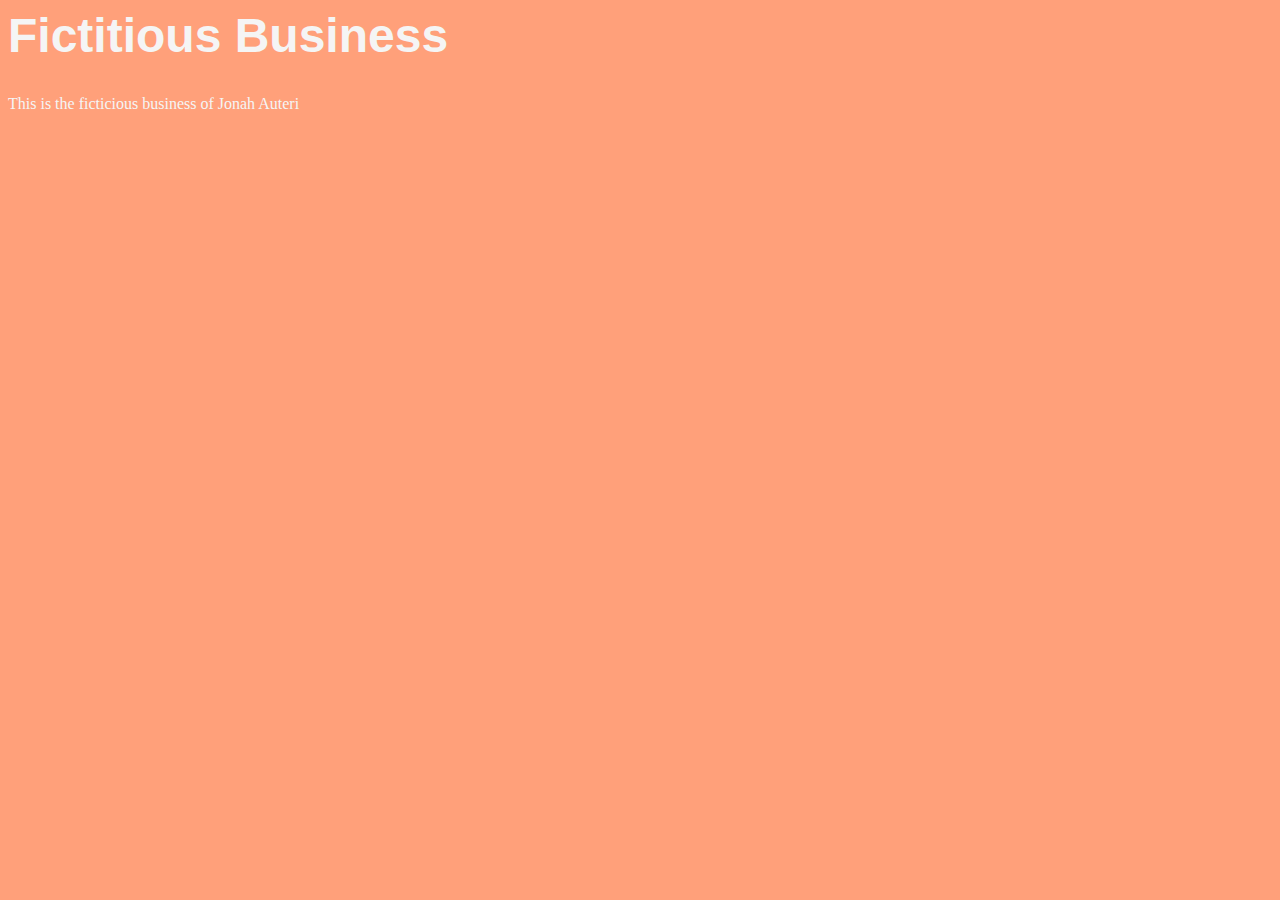
<file: index.html>
<html>
<head>
	<title>Fictitious Business</title>
	<link rel="stylesheet" type="text/css" href="style.css">
</head>
<body>
	<h1>Fictitious Business</h1>
	<p>This is the ficticious business of Jonah Auteri</p>
</body>
</html>
</file>
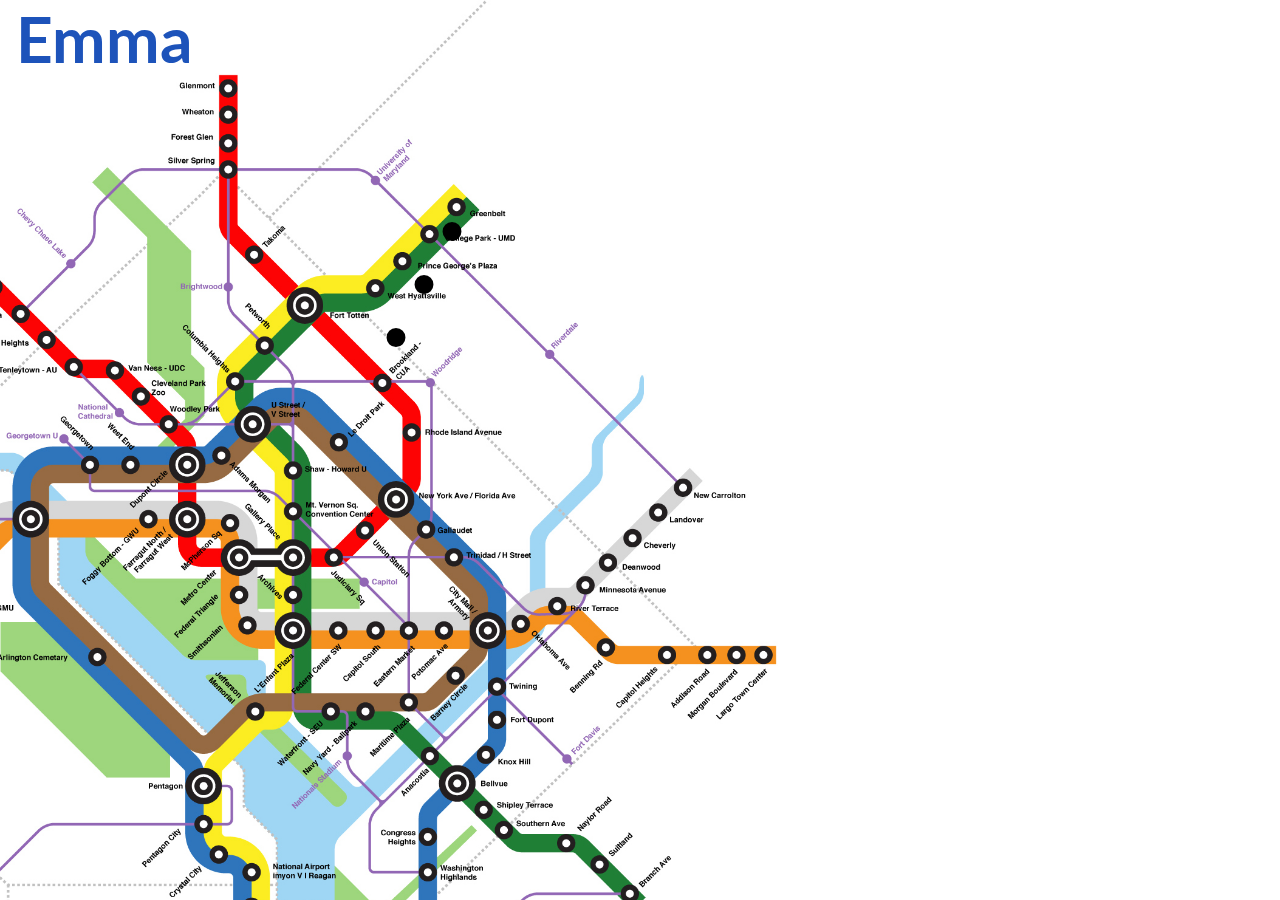
<file: unit5/index.html>
<!DOCTYPE html>
<html>
<head>
	<title>Emma Mourning</title>
	<link rel="stylesheet" type="text/css" href="style.css">
	<link href='http://fonts.googleapis.com/css?family=Lato:400,700' rel='stylesheet' type='text/css'>
</head>
<body>
	<header>
		<div>
			<h1>Emma</h1>
		</div>
	</header>
	<div class="setup">
	<div class="content">
		<div class="expander" id="part1">
			<p><span class="reveal">Lorem ipsum dolor sit amet, consectetur adipisicing elit, sed do eiusmod tempor incididunt ut labore et dolore magna aliqua. Ut enim ad minim veniam,
			quis nostrud exercitation ullamco laboris nisi ut aliquip ex ea commodo
			consequat. Duis aute irure dolor in reprehenderit in voluptate velit esse
			cillum dolore eu fugiat nulla pariatur. Excepteur sint occaecat cupidatat non
			proident, sunt in culpa qui officia deserunt mollit anim id est laborum.</span></p>
		</div>
		<div class="expander" id="part2">
			<p><span class="reveal">Lorem ipsum dolor sit amet, consectetur adipisicing elit, sed do eiusmod tempor incididunt ut labore et dolore magna aliqua. Ut enim ad minim veniam,
			quis nostrud exercitation ullamco laboris nisi ut aliquip ex ea commodo
			consequat. Duis aute irure dolor in reprehenderit in voluptate velit esse
			cillum dolore eu fugiat nulla pariatur. Excepteur sint occaecat cupidatat non
			proident, sunt in culpa qui officia deserunt mollit anim id est laborum.</span></p>
		</div>
		<div class="expander" id="part3">
			<p><span class="reveal">Lorem ipsum dolor sit amet, consectetur adipisicing elit, sed do eiusmod tempor incididunt ut labore et dolore magna aliqua. Ut enim ad minim veniam,
			quis nostrud exercitation ullamco laboris nisi ut aliquip ex ea commodo
			consequat. Duis aute irure dolor in reprehenderit in voluptate velit esse
			cillum dolore eu fugiat nulla pariatur. Excepteur sint occaecat cupidatat non
			proident, sunt in culpa qui officia deserunt mollit anim id est laborum.</span></p>
		</div>
	</div>
	<div class="expander">
		<p class="reveal" id="button1">.</p>
		<p class="reveal" id="button2">.</p>
		<p class="reveal" id="button3">.</p>
	</div>
	</div>

</body>
</html>
</file>
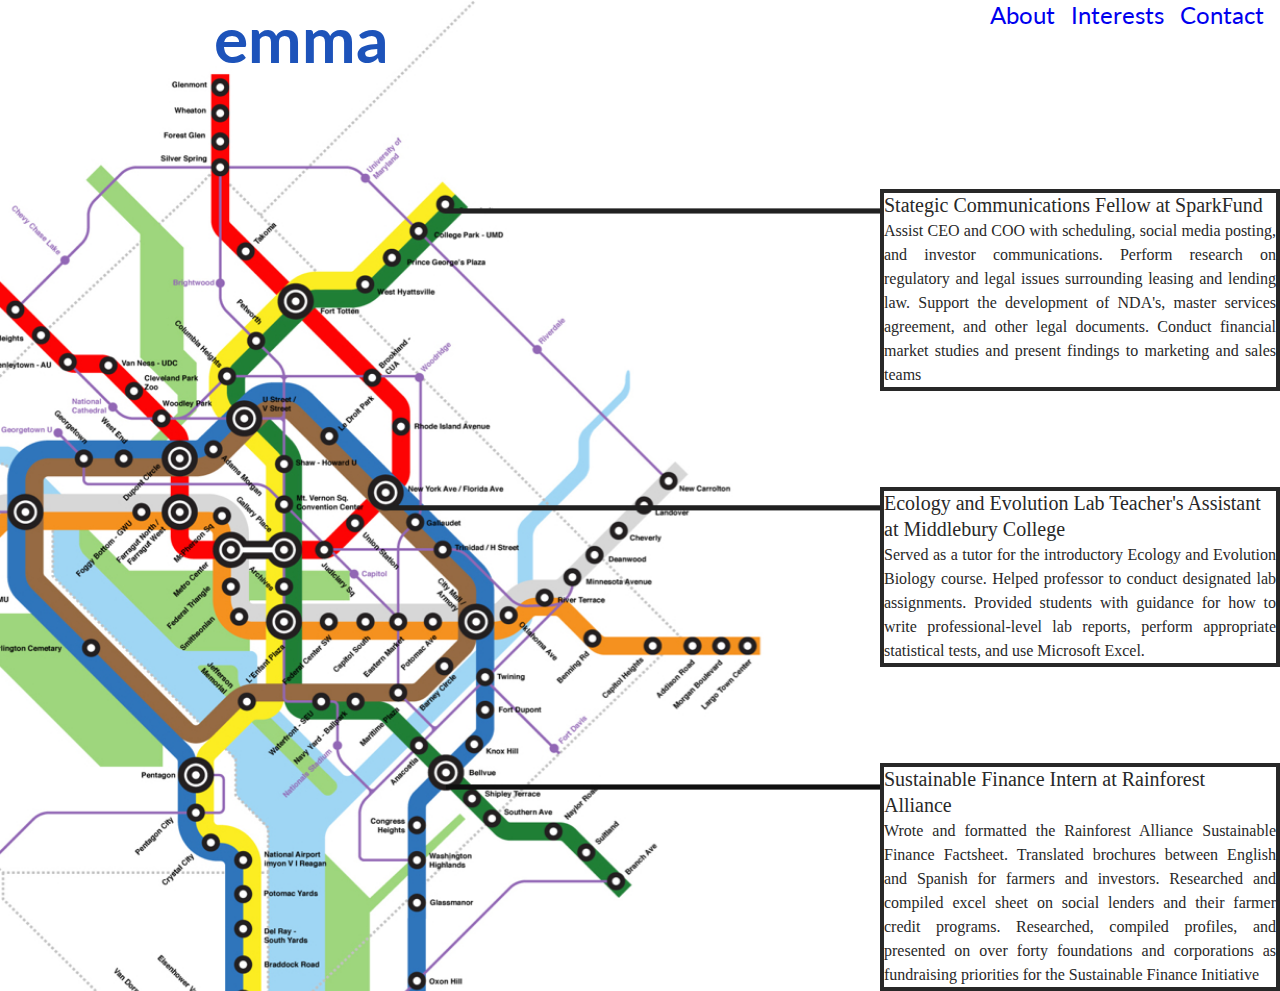
<file: emma/untitled.html>
<!DOCTYPE html>
<html>
<head>
	<title>Emma Mourning</title>
	<link rel="stylesheet" type="text/css" href="style.css">
	<link href='http://fonts.googleapis.com/css?family=Lato:400,700' rel='stylesheet' type='text/css'>
</head>
<body>
	<header>
		<div class="clearfix">
			<h1>emma</h1>
			<nav>
				<a href="#">About</a>
				<a href="#">Interests</a>
				<a href="#">Contact</a>
			</nav>
		</div>
	</header>
	<div class="content">
		<div class="expander" id="part1">
			<p><span>Stategic Communications Fellow at SparkFund</span></p>
			<p>Assist CEO and COO with scheduling, social media posting, and investor communications.
			Perform research on regulatory and legal issues surrounding leasing and lending law. Support the development of NDA's, master services agreement, and other legal documents. Conduct financial market studies and present findings to marketing and sales teams</p>
		</div>
		<div class="expander" id="part2">
			<p><span>Ecology and Evolution Lab Teacher's Assistant at Middlebury College</span></p>
			<p>Served as a tutor for the introductory Ecology and Evolution Biology course. Helped professor to conduct designated lab assignments. Provided students with guidance for how to write professional-level lab reports, perform appropriate statistical tests, and use Microsoft Excel.</p>
		</div>
		<div class="expander" id="part3">
			<p><span>Sustainable Finance Intern at Rainforest Alliance</span></p>
			<p>Wrote and formatted the Rainforest Alliance Sustainable Finance Factsheet. Translated brochures between English and Spanish for farmers and investors. Researched and compiled excel sheet on social lenders and their farmer credit programs. Researched, compiled profiles, and presented on over forty foundations and corporations as fundraising priorities for the Sustainable Finance Initiative</p>
		</div>
	</div>

</body>
</html>
</file>
<file: style.css>
body{
	background-color:#FFA07A;
	color:#F5F5F5;
	font-size: 16px;
	font-family: georgia, serif;
}
h1{
	font-family: helvetica, sans-serif;
	font-size: 3em;
}
</file>
<file: unit5/style.css>
*{
	margin: 0;
	padding: 0;
	box-sizing: border-box;
}
body{
	color:#282828;
	background-image:url('images/metro-diagram.jpg');
	font-size:16px;
	background-repeat:no-repeat;
	background-size: 50em;
	background-attachment:fixed;
}
header div{
	padding: 0 1em 1em 1em;
	color:#F7F7F7;
	float:none;
}
h1{
	font-size: 4em;
	color:#1d53ba;
	font-family: 'Lato', sans-serif;
	font:'lato';
}
.content{
	width:25em;
	line-height:1.5em;
	background-color: rgba(216,221,225,.8);
	float:right;
}
#part1, #part2, #part3{
	float:right;
}
.setup #part1 span, .setup #part2 span, .setup #part3 span{
	display:none;
}
#part1:hover span, #part2:hover span, #part3:hover span{
	display:block;
}
.expander:hover{
	display:block;
}
.clearfix:after { 
	content: "."; 
	visibility: hidden; 
	display: block; 
	height: 0; 
	clear: both;
}
#button1, #button2, #button3{
	font-size:10em;
	color:rgba(0,0,0,1);
}
#button1{
	margin:0em 0 0 2.7em;
}
#button2{
	margin:-.825em 0 0 2.525em;
}
#button3{
	margin:-.825em 0 0 2.35em;
}
</file>
<file: emma/style.css>
*{
	margin: 0;
	padding: 0;
	box-sizing: border-box;
}
body{
	color:#282828;
	background-image:url('images/metro.002.jpg');
	font-size:16px;
	background-repeat:no-repeat;
	background-size: 125em;
}
header{
	padding: 0 1em 1em 1em;
	color:#F7F7F7;
	clear:both;
}
header nav{
	float:right;
}
nav a{
	text-decoration: none;
	font-family: 'Lato', sans-serif;
	font-size: 1.5em;
	padding-left:.5em;
}
h1{
	font-size: 4em;
	color:#1d53ba;
	font-family: 'Lato', sans-serif;
	font:'lato';
	margin-left: 3.1em;
	float:left;
}
.expander{
	margin:6em 0 0 0;
	border-color:#282828;
	border-style: solid;
	border-width:.3em;
	background-color:#FFF;
}
p+p{
	text-align: justify;
}
p span{
	font-style: bold;
	font-size: 1.25em;
}
.content{
	width:25em;
	line-height:1.5em;
	float:right;
}
.clearfix:after { 
	content: "."; 
	visibility: hidden; 
	display: block; 
	height: 0; 
	clear: both;
}
</file>
